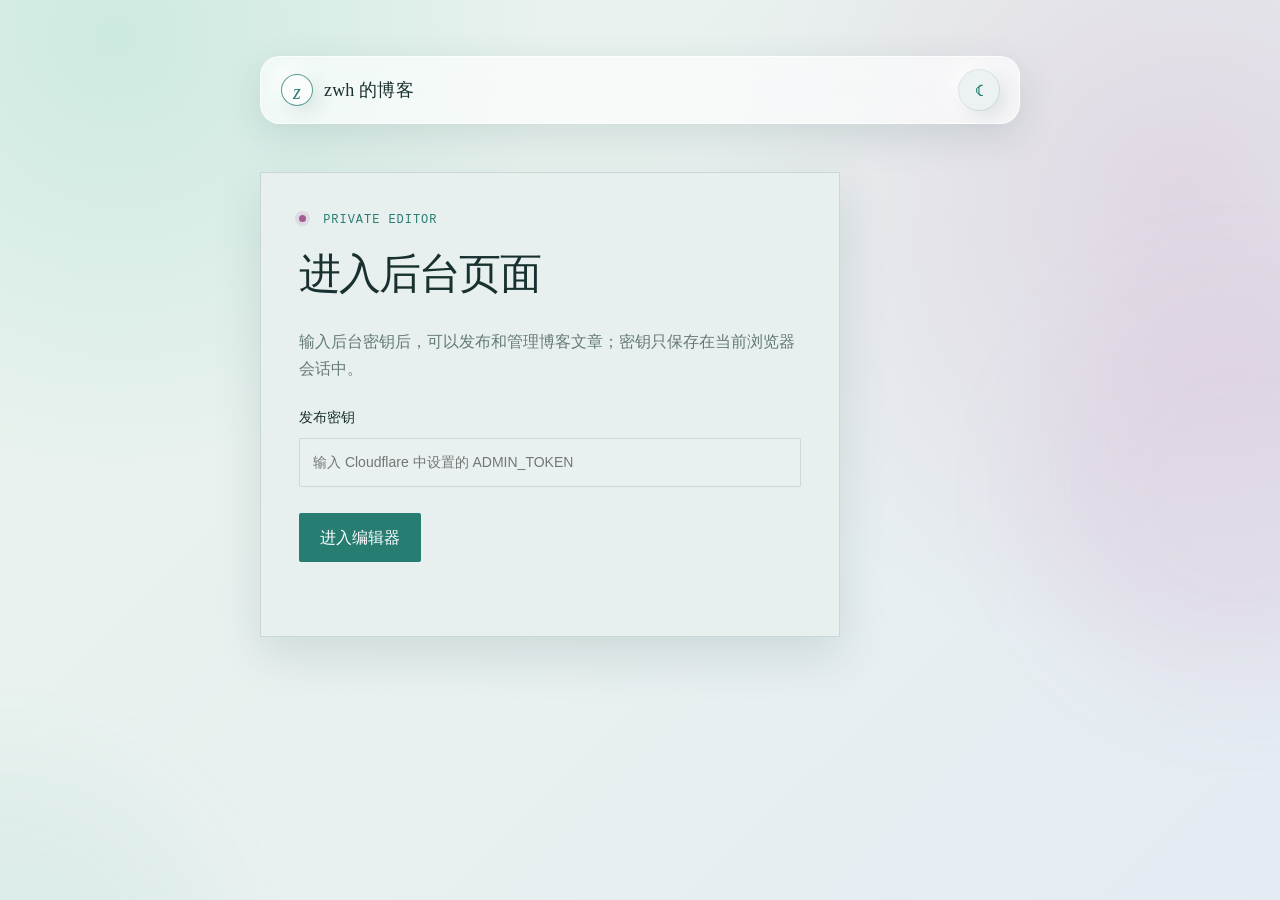
<file: admin.html>
<!doctype html>
<html lang="zh-CN">
<head>
  <meta charset="UTF-8">
  <meta name="viewport" content="width=device-width, initial-scale=1.0">
  <meta name="robots" content="noindex,nofollow">
  <title>发布文章 | zwh 的博客</title>
  <script src="theme.js?v=20260825-2"></script>
  <link rel="stylesheet" href="styles.css?v=20260825-2">
  <link rel="stylesheet" href="admin.css?v=20260825-2">
</head>
<body class="admin-page">
  <main class="admin-shell">
    <header class="admin-topbar">
      <a class="brand" href="/index.html"><span class="brand-mark">z</span><span>zwh 的博客</span></a>
      <button class="icon-button" id="themeToggle" type="button" aria-label="切换深色模式" title="切换深色模式" aria-pressed="false">☾</button>
    </header>
    <section id="loginPanel" class="admin-panel narrow">
      <p class="eyebrow"><span class="status-dot"></span> PRIVATE EDITOR</p>
      <h1>进入后台页面</h1>
      <p class="intro-text">输入后台密钥后，可以发布和管理博客文章；密钥只保存在当前浏览器会话中。</p>
      <label>发布密钥<input id="tokenInput" type="password" placeholder="输入 Cloudflare 中设置的 ADMIN_TOKEN" autocomplete="current-password"></label>
      <button id="loginButton" class="primary-button" type="button">进入编辑器</button>
      <p id="loginError" class="form-message" role="alert"></p>
    </section>
    <section id="editorPanel" class="admin-panel" hidden>
      <div class="editor-head"><div><p class="eyebrow"><span class="status-dot"></span> <span id="editorModeLabel">DRAFT / ONLINE</span></p><h1 id="editorTitle">发布文章</h1></div><button id="logoutButton" class="text-button" type="button">退出</button></div>
      <form id="postForm">
        <label>标题<input id="titleInput" required maxlength="120" placeholder="给文章一个清楚的标题"></label>
        <label>摘要<textarea id="excerptInput" required maxlength="260" rows="3" placeholder="首页会显示这段简短介绍"></textarea></label>
        <label>标签<span class="field-tip">用逗号分隔，例如：技术, 随笔</span><input id="tagsInput" maxlength="180" placeholder="技术, 随笔"></label>
        <fieldset class="media-editor">
          <legend>文章图片</legend>
          <p class="field-tip">支持 JPEG、PNG、WebP、GIF，单张不超过 5 MB。也可以把光标放进正文，直接按 Ctrl + V 粘贴截图。</p>
          <label class="media-file-label">选择图片<input id="imageInput" type="file" accept="image/jpeg,image/png,image/webp,image/gif"></label>
          <label>图片说明（可选）<input id="imageAltInput" maxlength="120" placeholder="例如：项目首页截图"></label>
          <div class="media-actions">
            <button id="uploadCoverButton" class="access-button" type="button">上传为封面</button>
            <button id="insertImageButton" class="access-button" type="button">上传并插入正文</button>
          </div>
          <div id="coverPreview" class="cover-preview" hidden>
            <img id="coverPreviewImage" alt="当前文章封面预览">
            <div><p>当前封面</p><button id="removeCoverButton" class="delete-button" type="button">移除封面</button></div>
          </div>
          <p id="mediaMessage" class="form-message" role="status"></p>
        </fieldset>
        <label>正文<span class="field-tip">空行分段；用 ```js 和 ``` 包住代码；按 Ctrl + V 可在光标处上传并插入截图。</span><textarea id="contentInput" required maxlength="20000" rows="16" placeholder="开始写作，或直接粘贴截图..."></textarea></label>
        <label class="password-option"><input id="protectPostInput" type="checkbox"> 阅读文章需要密码</label>
        <p id="editProtectionNote" class="edit-protection-note" hidden></p>
        <label id="readPasswordField" hidden>阅读密码<span class="field-tip">该密码不能找回，请妥善保存。</span><input id="readPasswordInput" type="password" maxlength="128" autocomplete="new-password" placeholder="设置读者查看正文时需要输入的密码"></label>
        <div class="editor-actions"><button id="publishButton" class="primary-button" type="submit">发布文章</button><button id="cancelEditButton" class="text-button" type="button" hidden>取消编辑</button><a href="/index.html" class="text-button">返回博客</a></div>
        <p id="formMessage" class="form-message" role="status"></p>
      </form>
    </section>
    <section id="managePanel" class="admin-panel manage-panel" hidden>
      <div class="editor-head"><div><p class="eyebrow"><span class="status-dot"></span> PUBLISHED</p><h2>管理文章</h2></div><button id="refreshPosts" class="text-button" type="button">刷新列表</button></div>
      <div id="managedPosts" class="managed-posts"></div>
      <p id="manageMessage" class="form-message" role="status"></p>
    </section>

    <section id="commentManagePanel" class="admin-panel manage-panel" hidden>
      <div class="editor-head"><div><p class="eyebrow"><span class="status-dot"></span> COMMENTS</p><h2>管理评论</h2></div><button id="refreshComments" class="text-button" type="button">刷新评论</button></div>
      <div id="managedComments" class="managed-comments"></div>
      <p id="commentManageMessage" class="form-message" role="status"></p>
    </section>

    <dialog id="passwordDialog" class="password-dialog" aria-labelledby="passwordDialogTitle">
      <form id="passwordForm">
        <div class="dialog-head">
          <div>
            <p class="eyebrow"><span class="status-dot"></span> ARTICLE ACCESS</p>
            <h2 id="passwordDialogTitle">设置阅读密码</h2>
          </div>
          <button id="closePasswordDialog" class="dialog-close" type="button" aria-label="关闭">×</button>
        </div>
        <p id="passwordDialogPost" class="dialog-post"></p>
        <label>新密码<input id="managedPasswordInput" type="password" maxlength="128" autocomplete="new-password" required placeholder="输入读者访问正文时使用的密码"></label>
        <label>确认密码<input id="managedPasswordConfirm" type="password" maxlength="128" autocomplete="new-password" required placeholder="再次输入密码"></label>
        <div class="editor-actions">
          <button id="savePasswordButton" class="primary-button" type="submit">保存密码</button>
          <button id="cancelPasswordButton" class="text-button" type="button">取消</button>
        </div>
        <p id="passwordDialogMessage" class="form-message" role="alert"></p>
      </form>
    </dialog>
  </main>
  <script src="admin.js?v=20260825-2"></script>
</body>
</html>
</file>
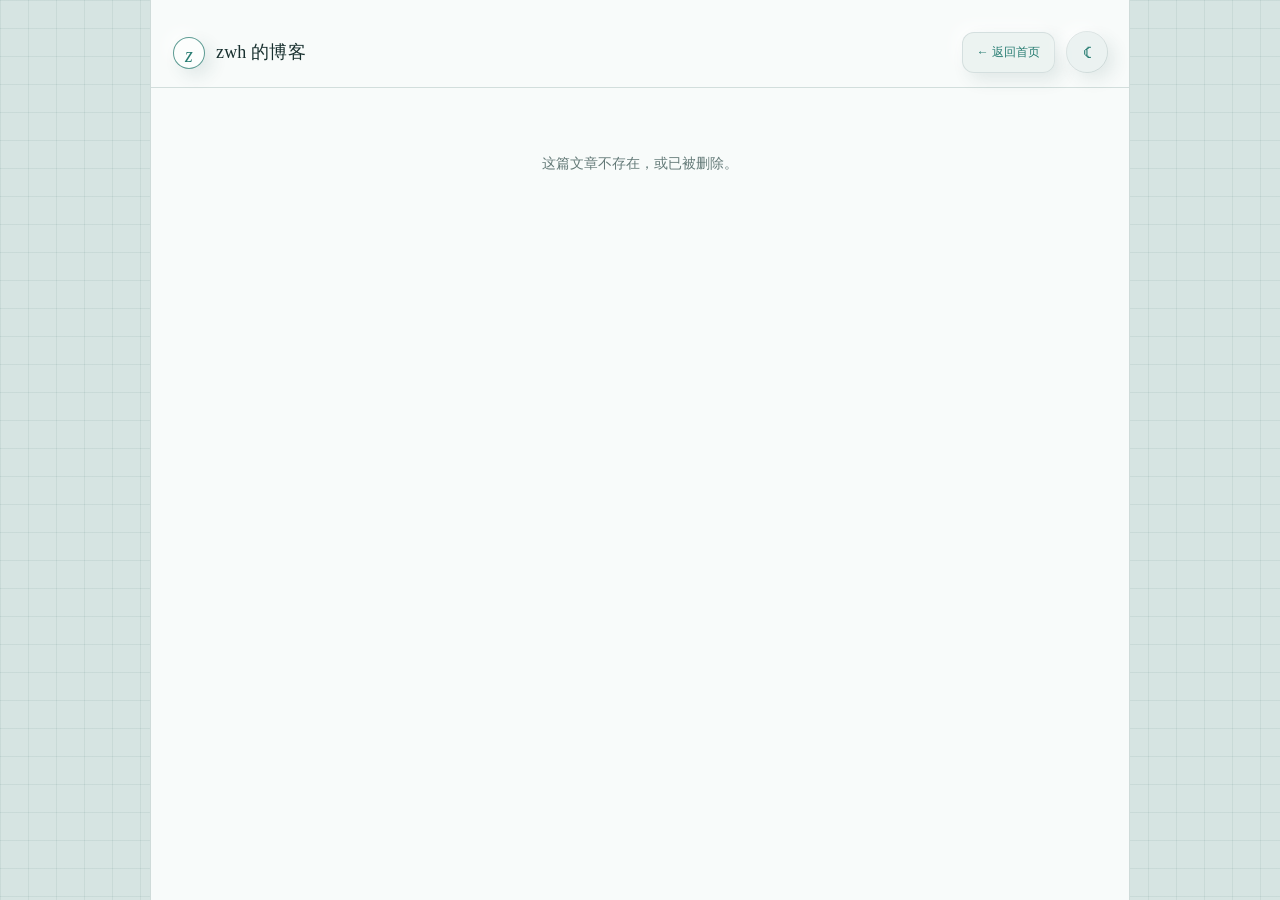
<file: post.html>
<!doctype html>
<html lang="zh-CN">
<head>
  <meta charset="UTF-8">
  <meta name="viewport" content="width=device-width, initial-scale=1.0">
  <title>文章 | zwh 的博客</title>
  <script src="theme.js"></script>
  <link rel="stylesheet" href="styles.css">
  <link rel="stylesheet" href="post.css">
</head>
<body class="article-page">
  <main class="article-shell">
    <header class="article-topbar">
      <a class="brand" href="/index.html"><span class="brand-mark">z</span><span>zwh 的博客</span></a>
      <div class="article-topbar-actions">
        <a class="back-button" href="/index.html">← 返回首页</a>
        <button class="icon-button" id="themeToggle" type="button" aria-label="切换深色模式" title="切换深色模式" aria-pressed="false">☾</button>
      </div>
    </header>
    <article id="article" class="article" hidden>
      <p class="article-kicker"><span class="status-dot"></span>ARTICLE / <span id="postDate"></span></p>
      <h1 id="postTitle"></h1>
      <div id="postTags" class="post-tags"></div>
      <section id="lockedPost" class="locked-post" hidden>
        <p class="eyebrow"><span class="status-dot"></span> PASSWORD PROTECTED</p>
        <h2>这篇文章需要阅读密码</h2>
        <p>请输入作者设置的密码后继续阅读。</p>
        <form id="unlockForm"><input id="unlockPassword" type="password" required placeholder="输入阅读密码" autocomplete="current-password"><button type="submit" class="unlock-button">查看文章</button></form>
        <p id="unlockMessage" class="unlock-message" role="alert"></p>
      </section>
      <div id="postContent" class="article-content"></div>
    </article>

    <section id="interactions" class="interactions" hidden>
      <div class="like-row">
        <div><p class="eyebrow"><span class="status-dot"></span> REACTION</p><h2>喜欢这篇文章吗？</h2></div>
        <button id="likeButton" class="like-button" type="button" aria-pressed="false" disabled><span class="like-heart" aria-hidden="true">♡</span><span>喜欢</span><strong id="likeCount">0</strong></button>
      </div>

      <div class="comments-head">
        <p class="eyebrow"><span class="status-dot"></span> DISCUSSION</p>
        <h2>留下评论</h2>
      </div>
      <form id="commentForm" class="comment-form">
        <label>昵称<input id="commentAuthor" name="author" required maxlength="24" autocomplete="nickname" placeholder="怎么称呼你"></label>
        <label>评论<textarea id="commentContent" name="content" required maxlength="800" rows="5" placeholder="写下你的想法…"></textarea></label>
        <label class="website-field" aria-hidden="true">网站<input id="commentWebsite" name="website" tabindex="-1" autocomplete="off"></label>
        <div class="comment-actions"><button id="commentSubmit" class="comment-button" type="submit">发表评论</button><span id="commentCounter">0 / 800</span></div>
        <p id="commentMessage" class="comment-message" role="status"></p>
      </form>
      <div id="commentList" class="comment-list" aria-live="polite"></div>
      <p id="commentEmpty" class="comment-empty">还没有评论，来写下第一条吧。</p>
    </section>
    <p id="articleError" class="empty-state" hidden>这篇文章不存在，或已被删除。</p>
  </main>
  <script src="post.js"></script>
</body>
</html>
</file>
<file: styles.css>
:root {
  color-scheme: light;
  --paper: #e9f1f0;
  --paper-deep: #dce8e6;
  --surface: rgba(255, 255, 255, .64);
  --surface-strong: rgba(255, 255, 255, .84);
  --ink: #18302f;
  --muted: #647a78;
  --line: rgba(49, 91, 88, .17);
  --moss: #287d73;
  --coral: #a35d91;
  --shadow: rgba(36, 86, 83, .14);
  --raised-shadow: 13px 13px 30px rgba(36, 86, 83, .12), -13px -13px 30px rgba(255, 255, 255, .72);
  --small-shadow: 7px 7px 17px rgba(36, 86, 83, .11), -7px -7px 17px rgba(255, 255, 255, .7);
  --inset-shadow: inset 4px 4px 9px rgba(36, 86, 83, .1), inset -4px -4px 9px rgba(255, 255, 255, .68);
  --serif: Georgia, "Noto Serif SC", "Songti SC", serif;
  --sans: "Noto Sans SC", "Microsoft YaHei", sans-serif;
  --mono: "SFMono-Regular", Consolas, "Liberation Mono", monospace;
}

html[data-theme="dark"] {
  color-scheme: dark;
  --paper: #1b0715;
  --paper-deep: #25091d;
  --surface: rgba(48, 10, 36, .7);
  --surface-strong: rgba(48, 10, 36, .9);
  --ink: #f5edf3;
  --muted: #bca5b5;
  --line: #5e2750;
  --moss: #e95420;
  --coral: #8ae234;
  --shadow: rgba(0, 0, 0, .42);
  --raised-shadow: 13px 13px 30px rgba(0, 0, 0, .4), -9px -9px 24px rgba(119, 33, 111, .16);
  --small-shadow: 7px 7px 17px rgba(0, 0, 0, .34), -6px -6px 15px rgba(119, 33, 111, .13);
  --inset-shadow: inset 4px 4px 9px rgba(0, 0, 0, .34), inset -4px -4px 9px rgba(119, 33, 111, .12);
}

* { box-sizing: border-box; }
[hidden] { display: none !important; }
html { scroll-behavior: smooth; }
body {
  min-height: 100vh;
  margin: 0;
  color: var(--ink);
  background:
    radial-gradient(circle at 9% 4%, rgba(81, 191, 170, .18), transparent 27rem),
    radial-gradient(circle at 92% 22%, rgba(190, 111, 168, .19), transparent 30rem),
    linear-gradient(135deg, #e8f3ec 0%, var(--paper) 46%, #e4ebf3 100%);
  font-family: var(--sans);
  line-height: 1.7;
  transition: color .3s ease, background-color .3s ease;
}
html[data-theme="dark"] body {
  background-color: var(--paper);
  background-image:
    linear-gradient(rgba(255, 255, 255, .018) 1px, transparent 1px),
    linear-gradient(90deg, rgba(255, 255, 255, .018) 1px, transparent 1px),
    radial-gradient(circle at 90% 12%, rgba(119, 33, 111, .28), transparent 31rem),
    radial-gradient(circle at 3% 46%, rgba(233, 84, 32, .09), transparent 25rem);
  background-size: 32px 32px, 32px 32px, auto, auto;
}
body::before,
body::after {
  position: fixed;
  z-index: -1;
  width: 25rem;
  height: 25rem;
  border-radius: 50%;
  content: "";
  filter: blur(55px);
  opacity: .26;
  pointer-events: none;
}
body::before { right: -10rem; top: 18rem; background: rgba(191, 106, 169, .34); }
body::after { left: -12rem; top: 48rem; background: rgba(70, 185, 164, .28); }
html[data-theme="dark"] body::before { background: rgba(119, 33, 111, .35); }
html[data-theme="dark"] body::after { background: rgba(233, 84, 32, .12); }

::selection { color: #fff; background: var(--moss); }
a { color: inherit; text-decoration: none; }
button, input, textarea { font: inherit; }
button, a { -webkit-tap-highlight-color: transparent; }

.site-shell { width: min(1240px, calc(100% - 56px)); margin: 0 auto; }
.topbar {
  position: sticky;
  z-index: 20;
  top: 14px;
  display: flex;
  align-items: center;
  height: 72px;
  margin-top: 14px;
  padding: 0 24px;
  border: 1px solid rgba(255, 255, 255, .68);
  border-radius: 22px;
  background: var(--surface);
  box-shadow: 0 12px 38px var(--shadow);
  backdrop-filter: blur(14px) saturate(1.18);
}
html[data-theme="dark"] .topbar { border-color: rgba(119, 33, 111, .65); background: rgba(44, 0, 30, .72); }
.brand { display: inline-flex; align-items: center; gap: 11px; font-family: var(--serif); font-size: 18px; letter-spacing: .01em; }
.brand-mark {
  display: grid;
  width: 32px;
  height: 32px;
  place-items: center;
  border: 1px solid color-mix(in srgb, var(--moss) 70%, var(--line));
  border-radius: 50%;
  color: var(--moss);
  background: color-mix(in srgb, var(--surface-strong) 74%, transparent);
  box-shadow: var(--small-shadow);
  font-size: 20px;
  font-style: italic;
}
html[data-theme="dark"] .brand-mark { color: #fff; background: var(--moss); box-shadow: 0 0 24px rgba(233, 84, 32, .2); }
.topnav { display: flex; gap: 28px; margin-left: auto; color: var(--muted); font-size: 13px; }
.topnav a { position: relative; padding: 8px 0; }
.topnav a::after { position: absolute; right: 0; bottom: 2px; left: 0; height: 1px; content: ""; background: var(--coral); transform: scaleX(0); transition: transform .2s ease; }
.topnav a:hover, .topnav a.active { color: var(--ink); }
.topnav a:hover::after, .topnav a.active::after { transform: scaleX(1); }
.icon-button {
  display: grid;
  width: 40px;
  height: 40px;
  margin-left: 30px;
  place-items: center;
  border: 0;
  border-radius: 50%;
  outline: 1px solid color-mix(in srgb, var(--line) 78%, transparent);
  color: var(--moss);
  background: color-mix(in srgb, var(--paper) 86%, transparent);
  box-shadow: var(--small-shadow);
  cursor: pointer;
  font-size: 18px;
  line-height: 1;
  transition: transform .2s ease, box-shadow .2s ease, color .2s ease;
}
.icon-button:hover { color: var(--coral); transform: translateY(-2px) rotate(8deg); }
.icon-button:active { box-shadow: var(--inset-shadow); transform: translateY(0); }
.icon-button:focus-visible, .topnav a:focus-visible { outline: 2px solid var(--coral); outline-offset: 4px; }

.main-content { padding: 72px 0 100px; }
.intro-band { display: grid; grid-template-columns: minmax(0, 1fr) 390px; gap: 92px; align-items: center; min-height: 560px; padding-bottom: 82px; }
.eyebrow, .article-kicker { margin: 0 0 22px; color: var(--moss); font: 12px/1.5 var(--mono); letter-spacing: .08em; }
.status-dot { display: inline-block; width: 7px; height: 7px; margin: 0 9px 1px 0; border-radius: 50%; background: var(--coral); box-shadow: 0 0 0 4px color-mix(in srgb, var(--coral) 15%, transparent); }
h1 { margin: 0; font-family: var(--serif); font-size: clamp(48px, 7vw, 86px); line-height: 1.12; font-weight: 500; letter-spacing: -.045em; }
h1 em { color: var(--moss); font-style: normal; }
html[data-theme="dark"] h1 em { color: var(--coral); }
.intro-text { max-width: 570px; margin: 30px 0 0; color: var(--muted); font-size: 16px; }
.intro-aside {
  position: relative;
  min-height: 390px;
  padding: 34px;
  overflow: hidden;
  border: 1px solid rgba(255, 255, 255, .72);
  border-radius: 34px;
  color: var(--muted);
  background: var(--surface);
  box-shadow: var(--raised-shadow);
  backdrop-filter: blur(12px) saturate(1.14);
  font-size: 13px;
}
html[data-theme="dark"] .intro-aside { border-color: var(--line); background: var(--surface); }
.visual-number { position: absolute; right: -12px; top: -29px; color: color-mix(in srgb, var(--moss) 10%, transparent); font: 700 142px/1 var(--serif); pointer-events: none; }
html[data-theme="dark"] .visual-number { color: rgba(138, 226, 52, .07); }
.code-note { position: relative; z-index: 2; color: var(--muted); font: 12px/1.8 var(--mono); }
.code-note span { color: var(--coral); }
.code-note b { color: var(--moss); font-weight: 500; }
html[data-theme="dark"] .code-note span { color: var(--moss); }
html[data-theme="dark"] .code-note b { color: var(--coral); }
.line-art { position: relative; height: 210px; margin: 22px 0 18px; overflow: hidden; }
.line-art::before { position: absolute; left: 43px; top: 8px; width: 210px; height: 210px; border: 1px solid var(--moss); border-radius: 50%; content: ""; opacity: .7; }
.line-art::after { position: absolute; left: 7px; top: 110px; width: 290px; border-top: 1px solid var(--coral); content: ""; transform: rotate(-19deg); }
.line-art span { position: absolute; z-index: 1; width: 7px; height: 7px; border-radius: 50%; background: var(--moss); box-shadow: 0 0 0 5px color-mix(in srgb, var(--moss) 12%, transparent); }
.line-art span:nth-child(1) { left: 72px; top: 47px; }
.line-art span:nth-child(2) { left: 166px; top: 112px; background: var(--coral); }
.line-art span:nth-child(3) { left: 236px; top: 48px; }
.line-art span:nth-child(4) { left: 113px; top: 167px; background: var(--coral); }
.intro-aside p { position: relative; z-index: 2; margin: 0; }
.intro-aside strong { color: var(--ink); font: 12px var(--mono); }

.toolbar {
  display: flex;
  align-items: center;
  justify-content: space-between;
  gap: 25px;
  margin-bottom: 32px;
  padding: 15px 20px;
  border: 1px solid rgba(255, 255, 255, .65);
  border-radius: 20px;
  background: var(--surface);
  box-shadow: var(--small-shadow);
  backdrop-filter: blur(10px);
}
html[data-theme="dark"] .toolbar { border-color: var(--line); }
.section-label { display: flex; align-items: center; gap: 12px; color: var(--muted); font-size: 12px; letter-spacing: .1em; }
.rule { width: 25px; height: 1px; background: var(--coral); }
.search-box { display: flex; align-items: center; width: min(350px, 100%); gap: 10px; padding: 10px 13px; border: 1px solid var(--line); border-radius: 14px; color: var(--muted); background: color-mix(in srgb, var(--paper) 74%, transparent); box-shadow: var(--inset-shadow); }
.search-box:focus-within { border-color: var(--moss); }
.search-box input { min-width: 0; flex: 1; border: 0; outline: 0; color: var(--ink); background: transparent; font-size: 13px; }
.search-box input::placeholder { color: color-mix(in srgb, var(--muted) 72%, transparent); }
.search-box kbd { padding: 0 6px; border: 1px solid var(--line); border-radius: 5px; color: var(--muted); font: 10px/19px var(--mono); }

.post-list { display: grid; grid-template-columns: repeat(2, minmax(0, 1fr)); gap: 28px; }
.post {
  min-width: 0;
  padding: 30px;
  border: 1px solid rgba(255, 255, 255, .62);
  border-radius: 28px;
  background: var(--surface);
  box-shadow: var(--raised-shadow);
  backdrop-filter: blur(8px);
  transition: transform .24s ease, border-color .24s ease, box-shadow .24s ease;
}
html[data-theme="dark"] .post { border-color: var(--line); }
.post:hover { border-color: color-mix(in srgb, var(--moss) 52%, var(--line)); transform: translateY(-5px); }
.post > a { display: flex; min-height: 255px; flex-direction: column; }
.post-card-head, .post-card-foot { display: flex; align-items: center; justify-content: space-between; gap: 18px; }
.post-cover { display: block; width: 100%; aspect-ratio: 16 / 9; margin-top: 20px; border: 1px solid var(--line); border-radius: 17px; object-fit: cover; background: var(--paper-deep); }
.post-index { display: grid; width: 35px; height: 35px; place-items: center; border-radius: 11px; color: var(--moss); background: color-mix(in srgb, var(--paper) 75%, transparent); box-shadow: var(--small-shadow); font: 10px var(--mono); }
.post-date { color: var(--coral); font: 10px var(--mono); letter-spacing: .08em; }
.post-title { margin: 25px 0 11px; font-family: var(--serif); font-size: 27px; line-height: 1.38; font-weight: 500; letter-spacing: -.025em; transition: color .2s ease; }
.post:hover .post-title { color: var(--moss); }
html[data-theme="dark"] .post:hover .post-title { color: var(--coral); }
.post-excerpt { margin: 0 0 26px; color: var(--muted); font-size: 14px; }
.post-card-foot { margin-top: auto; padding-top: 19px; border-top: 1px solid var(--line); }
.post-tags { display: flex; flex-wrap: wrap; gap: 8px; }
.tag { color: var(--moss); font: 10px var(--mono); }
.tag::before { color: var(--coral); content: "#"; }
.read-more { display: inline-flex; flex: 0 0 auto; align-items: center; gap: 9px; color: var(--muted); font-size: 11px; }
.read-more b { display: grid; width: 27px; height: 27px; place-items: center; border-radius: 9px; color: var(--moss); box-shadow: var(--small-shadow); font-weight: 400; }
.post:hover .read-more b { color: #fff; background: var(--moss); }
.empty-state { padding: 50px 0; color: var(--muted); text-align: center; font-size: 14px; }
.pagination { display: flex; align-items: center; justify-content: center; gap: 12px; margin-top: 42px; }
.page-numbers { display: flex; align-items: center; gap: 8px; }
.page-step, .page-number {
  min-height: 42px;
  border: 1px solid color-mix(in srgb, var(--line) 82%, transparent);
  border-radius: 13px;
  color: var(--muted);
  background: var(--surface);
  box-shadow: var(--small-shadow);
  cursor: pointer;
  font: 11px var(--mono);
  transition: color .2s ease, border-color .2s ease, background-color .2s ease, transform .2s ease;
}
.page-step { padding: 0 17px; }
.page-number { width: 42px; padding: 0; }
.page-step:hover:not(:disabled), .page-number:hover { border-color: var(--moss); color: var(--moss); transform: translateY(-2px); }
.page-number.active { border-color: var(--moss); color: #fff; background: var(--moss); box-shadow: 0 8px 20px color-mix(in srgb, var(--moss) 28%, transparent); }
html[data-theme="dark"] .page-number.active { color: var(--paper); background: var(--coral); border-color: var(--coral); }
.page-step:disabled { cursor: not-allowed; opacity: .38; box-shadow: none; }
.page-step:focus-visible, .page-number:focus-visible { outline: 2px solid var(--coral); outline-offset: 3px; }
.page-ellipsis { display: grid; width: 24px; height: 42px; place-items: center; color: var(--muted); font: 12px var(--mono); }

.archive-section, .about-section { padding-top: 92px; }
.archive-layout { display: grid; grid-template-columns: minmax(0, 1fr) 390px; gap: 58px; align-items: start; margin-top: 18px; }
.archive-row { display: flex; align-items: center; gap: 16px; padding: 18px 22px; border: 1px solid rgba(255, 255, 255, .58); border-radius: 16px; color: var(--ink); background: var(--surface); box-shadow: var(--small-shadow); font: 12px var(--mono); }
.archive-row + .archive-row { margin-top: 16px; }
html[data-theme="dark"] .archive-row { border-color: var(--line); }
.archive-row.muted { color: var(--muted); }
.archive-line { flex: 1; height: 1px; background: var(--line); }
.calendar-card { padding: 25px; border: 1px solid rgba(255, 255, 255, .65); border-radius: 28px; background: var(--surface); box-shadow: var(--raised-shadow); backdrop-filter: blur(8px); }
html[data-theme="dark"] .calendar-card { border-color: var(--line); }
.calendar-head, .calendar-foot { display: flex; align-items: center; justify-content: space-between; gap: 18px; }
.calendar-kicker { margin: 0 0 4px; color: var(--coral); font: 9px var(--mono); letter-spacing: .12em; }
.calendar-head h2 { margin: 0; font-family: var(--serif); font-size: 21px; font-weight: 500; }
.calendar-actions { display: flex; gap: 8px; }
.calendar-actions button { display: grid; width: 34px; height: 34px; place-items: center; border: 1px solid var(--line); border-radius: 11px; color: var(--moss); background: color-mix(in srgb, var(--paper) 76%, transparent); box-shadow: var(--small-shadow); cursor: pointer; }
.calendar-actions button:hover { color: var(--coral); transform: translateY(-1px); }
.calendar-weekdays, .calendar-days { display: grid; grid-template-columns: repeat(7, 1fr); gap: 7px; }
.calendar-weekdays { margin: 23px 0 8px; color: var(--muted); text-align: center; font: 9px var(--mono); }
.calendar-day { position: relative; display: grid; min-width: 0; aspect-ratio: 1; place-items: center; border: 0; border-radius: 11px; color: color-mix(in srgb, var(--muted) 72%, transparent); background: transparent; font: 10px var(--mono); }
.calendar-day:disabled { opacity: .72; }
.calendar-day.has-post { border: 1px solid color-mix(in srgb, var(--moss) 28%, transparent); color: var(--ink); background: color-mix(in srgb, var(--surface-strong) 72%, transparent); box-shadow: var(--small-shadow); cursor: pointer; }
.calendar-day.has-post:hover { border-color: var(--moss); color: var(--moss); transform: translateY(-2px); }
.calendar-day.selected { border-color: var(--moss); color: #fff; background: var(--moss); }
html[data-theme="dark"] .calendar-day.selected { border-color: var(--coral); color: var(--paper); background: var(--coral); }
.calendar-marker { position: absolute; right: 5px; bottom: 4px; display: grid; min-width: 5px; height: 5px; padding: 0 2px; place-items: center; border-radius: 5px; color: var(--paper); background: var(--coral); font: 7px/1 var(--mono); }
.calendar-marker:not(:empty) { min-width: 12px; height: 12px; }
.calendar-foot { min-height: 27px; margin-top: 18px; padding-top: 15px; border-top: 1px solid var(--line); color: var(--muted); font-size: 10px; }
.calendar-foot button { padding: 4px 8px; border: 0; color: var(--coral); background: transparent; cursor: pointer; font: 10px var(--mono); }
.calendar-actions button:focus-visible, .calendar-day:focus-visible, .calendar-foot button:focus-visible { outline: 2px solid var(--coral); outline-offset: 2px; }
.about-grid { display: grid; grid-template-columns: 1fr 1fr; gap: 80px; margin-top: 18px; padding: 42px; border: 1px solid rgba(255, 255, 255, .62); border-radius: 28px; color: var(--muted); background: var(--surface); box-shadow: var(--raised-shadow); backdrop-filter: blur(10px); font-size: 15px; }
html[data-theme="dark"] .about-grid { border-color: var(--line); }
.about-grid p { margin: 0; }
.about-meta { font: 12px/2 var(--mono); }
.footer { display: flex; justify-content: space-between; padding: 28px 0 38px; border-top: 1px solid var(--line); color: var(--muted); font: 10px var(--mono); }

@media (max-width: 900px) {
  .site-shell { width: min(100% - 36px, 700px); }
  .intro-band { grid-template-columns: 1fr; gap: 55px; min-height: 0; }
  .intro-aside { min-height: 350px; }
  .post-list { grid-template-columns: 1fr; }
  .archive-layout { grid-template-columns: 1fr; gap: 30px; }
  .calendar-card { width: min(100%, 430px); }
}

@media (max-width: 640px) {
  .site-shell { width: calc(100% - 28px); }
  .topbar { top: 8px; height: 64px; margin-top: 8px; padding: 0 15px; border-radius: 18px; }
  .brand { font-size: 16px; }
  .brand-mark { width: 29px; height: 29px; }
  .topnav { gap: 14px; font-size: 11px; }
  .icon-button { width: 35px; height: 35px; margin-left: 13px; }
  .main-content { padding: 55px 0 80px; }
  .intro-band { padding-bottom: 62px; }
  h1 { font-size: clamp(44px, 13vw, 66px); }
  .intro-text { font-size: 15px; }
  .intro-aside { min-height: 315px; padding: 26px; border-radius: 25px; }
  .line-art { height: 165px; }
  .toolbar { display: block; padding: 17px; }
  .search-box { width: 100%; margin-top: 17px; }
  .post { padding: 24px; border-radius: 22px; }
  .post > a { min-height: 235px; }
  .post-cover { border-radius: 14px; }
  .post-title { font-size: 24px; }
  .post-card-foot { align-items: flex-end; }
  .pagination { gap: 7px; margin-top: 32px; }
  .page-numbers { gap: 5px; }
  .page-step { min-width: 42px; padding: 0 11px; font-size: 13px; }
  .page-step-label { display: none; }
  .page-number { width: 38px; min-height: 38px; }
  .page-ellipsis { width: 14px; }
  .archive-layout { gap: 24px; }
  .calendar-card { padding: 21px; border-radius: 22px; }
  .calendar-weekdays, .calendar-days { gap: 5px; }
  .about-grid { display: block; padding: 28px; }
  .about-meta { margin-top: 24px !important; }
  .footer { display: block; }
  .footer span { display: block; margin-top: 7px; }
}

@media (prefers-reduced-motion: reduce) {
  html { scroll-behavior: auto; }
  *, *::before, *::after { scroll-behavior: auto !important; transition-duration: .01ms !important; animation-duration: .01ms !important; }
}
</file>
<file: admin.css>
.admin-shell { width: min(760px, calc(100% - 32px)); margin: 0 auto; padding: 56px 0 100px; }
.admin-topbar { position: sticky; z-index: 20; top: 14px; display: flex; align-items: center; justify-content: space-between; min-height: 68px; padding: 0 20px; border: 1px solid rgba(255, 255, 255, .68); border-radius: 20px; background: var(--surface); box-shadow: 0 12px 38px var(--shadow); backdrop-filter: blur(14px) saturate(1.15); }
.admin-topbar .icon-button { flex: 0 0 auto; margin-left: auto; }
.admin-panel { margin-top: 48px; padding: 38px; border: 1px solid var(--line); background: color-mix(in srgb, var(--paper) 94%, var(--paper-deep)); box-shadow: 0 18px 45px var(--shadow); }.admin-panel.narrow { max-width: 580px; }.admin-panel h1 { font-size: 42px; }.admin-panel h2 { margin: 0; font-family: Georgia, "Songti SC", serif; font-size: 30px; font-weight: 400; }.admin-panel label { display: block; margin-top: 24px; color: var(--ink); font-size: 14px; }.admin-panel input, .admin-panel textarea { display: block; width: 100%; margin-top: 8px; padding: 12px 13px; border: 1px solid var(--line); border-radius: 2px; outline: 0; color: var(--ink); background: var(--paper); line-height: 1.6; }.admin-panel input:focus, .admin-panel textarea:focus { border-color: var(--moss); box-shadow: 0 0 0 3px color-mix(in srgb, var(--moss) 15%, transparent); }.admin-panel textarea { resize: vertical; }.admin-panel .password-option { display: flex; align-items: center; gap: 9px; margin-top: 25px; cursor: pointer; }.admin-panel .password-option input { display: inline-block; width: 16px; height: 16px; margin: 0; accent-color: var(--moss); }.field-tip { margin-left: 10px; color: var(--muted); font-size: 12px; }.primary-button { margin-top: 26px; padding: 11px 21px; border: 0; border-radius: 2px; color: #fff; background: var(--moss); cursor: pointer; }.primary-button:hover { filter: brightness(.94); }.primary-button:disabled { cursor: wait; opacity: .65; }.text-button { border: 0; background: transparent; color: var(--moss); cursor: pointer; font-size: 13px; }.editor-head, .editor-actions { display: flex; justify-content: space-between; align-items: center; gap: 20px; }.editor-actions { justify-content: flex-start; }.editor-actions .text-button { margin-top: 26px; }.form-message { min-height: 22px; margin: 14px 0 0; color: var(--coral); font-size: 13px; }.form-message.success { color: var(--moss); }.managed-posts { margin-top: 22px; }.managed-post { display: flex; align-items: center; justify-content: space-between; gap: 18px; padding: 16px 0; border-top: 1px solid var(--line); }.managed-post-info { min-width: 0; }.managed-post-title { overflow: hidden; margin: 0 0 3px; color: var(--ink); font-family: Georgia, "Songti SC", serif; font-size: 19px; text-overflow: ellipsis; white-space: nowrap; }.managed-post-meta { margin: 0; color: var(--muted); font: 11px "SFMono-Regular", Consolas, monospace; }.delete-button { flex: 0 0 auto; padding: 7px 12px; border: 1px solid color-mix(in srgb, var(--coral) 55%, var(--line)); border-radius: 2px; color: var(--coral); background: transparent; cursor: pointer; font-size: 12px; }.delete-button:hover { color: #fff; background: var(--coral); }.empty-manage { color: var(--muted); font-size: 13px; } @media (max-width: 600px) { .admin-panel { padding: 25px; }.editor-head { align-items: flex-start; }.editor-head h1, .admin-panel h1 { font-size: 35px; }.managed-post { align-items: flex-start; }.managed-post-title { white-space: normal; } }

.lock-state { color: var(--moss); }
.view-state { color: var(--coral); }
.managed-post-actions { display: flex; flex: 0 0 auto; gap: 8px; }
.access-button { padding: 7px 12px; border: 1px solid color-mix(in srgb, var(--moss) 55%, var(--line)); border-radius: 2px; color: var(--moss); background: transparent; cursor: pointer; font-size: 12px; }
.access-button:hover { color: #fff; background: var(--moss); }
.password-dialog { width: min(520px, calc(100% - 32px)); padding: 32px; border: 1px solid var(--line); border-radius: 3px; color: var(--ink); background: var(--paper); box-shadow: 0 24px 80px rgba(0, 0, 0, .24); }
.password-dialog::backdrop { background: rgba(16, 22, 19, .55); backdrop-filter: blur(3px); }
.password-dialog h2 { margin: 0; font-family: Georgia, "Songti SC", serif; font-size: 30px; font-weight: 400; }
.password-dialog label { display: block; margin-top: 20px; font-size: 14px; }
.password-dialog input { display: block; width: 100%; margin-top: 8px; padding: 12px 13px; border: 1px solid var(--line); outline: 0; color: var(--ink); background: var(--paper); }
.password-dialog input:focus { border-color: var(--moss); }
.dialog-head { display: flex; align-items: flex-start; justify-content: space-between; gap: 20px; }
.dialog-head .eyebrow { margin-bottom: 9px; }
.dialog-close { border: 0; color: var(--muted); background: transparent; cursor: pointer; font-size: 27px; line-height: 1; }
.dialog-post { margin: 18px 0 0; color: var(--muted); font-size: 14px; }
.password-dialog .editor-actions .text-button { margin-top: 26px; }
.managed-comments { margin-top: 22px; }
.edit-protection-note { margin: 9px 0 0; color: var(--muted); font-size: 12px; }
.password-option.is-disabled { cursor: default; opacity: .6; }
.managed-comment { padding: 18px 0; border-top: 1px solid var(--line); }
.managed-comment-head { display: flex; align-items: baseline; justify-content: space-between; gap: 18px; }
.managed-comment-author { margin: 0; color: var(--ink); font-family: Georgia, "Songti SC", serif; font-size: 18px; }
.managed-comment-meta { margin: 4px 0 0; color: var(--muted); font: 11px "SFMono-Regular", Consolas, monospace; }
.managed-comment-body { margin: 11px 0 0; color: var(--ink); font-size: 13px; line-height: 1.75; white-space: pre-wrap; overflow-wrap: anywhere; }

.media-editor { margin: 26px 0 0; padding: 20px; border: 1px solid var(--line); }
.media-editor legend { padding: 0 8px; color: var(--ink); font-family: Georgia, "Songti SC", serif; font-size: 18px; }
.media-editor > .field-tip { display: block; margin: 0; line-height: 1.7; }
.media-editor .media-file-label, .media-editor label { margin-top: 16px; }
.media-editor input[type="file"] { padding: 9px; cursor: pointer; }
.media-actions { display: flex; flex-wrap: wrap; gap: 10px; margin-top: 17px; }
.media-actions button:disabled { cursor: wait; opacity: .62; }
.cover-preview { display: grid; grid-template-columns: 150px 1fr; align-items: center; gap: 16px; margin-top: 18px; padding: 12px; border: 1px solid var(--line); background: color-mix(in srgb, var(--paper) 78%, transparent); }
.cover-preview[hidden] { display: none; }
.cover-preview img { display: block; width: 150px; height: 90px; border-radius: 2px; object-fit: cover; background: var(--paper-deep); }
.cover-preview p { margin: 0 0 9px; color: var(--muted); font-size: 12px; }
.admin-panel textarea.is-paste-uploading { border-color: var(--moss); box-shadow: 0 0 0 3px color-mix(in srgb, var(--moss) 18%, transparent); }

html[data-theme="dark"] .admin-topbar { border-color: rgba(119, 33, 111, .65); background: rgba(44, 0, 30, .82); }
html[data-theme="dark"] .admin-panel { border-color: #5e2750; background: rgba(42, 8, 32, .9); box-shadow: 0 20px 52px rgba(0, 0, 0, .38); }
html[data-theme="dark"] .admin-panel input,
html[data-theme="dark"] .admin-panel textarea,
html[data-theme="dark"] .password-dialog input { border-color: #5e2750; background: #210819; }
html[data-theme="dark"] .admin-panel input::placeholder,
html[data-theme="dark"] .admin-panel textarea::placeholder,
html[data-theme="dark"] .password-dialog input::placeholder { color: #8f7588; }
html[data-theme="dark"] .media-editor { border-color: #5e2750; background: rgba(22, 3, 16, .28); }
html[data-theme="dark"] .cover-preview { border-color: #5e2750; background: rgba(22, 3, 16, .42); }
html[data-theme="dark"] .password-dialog { border-color: #77216f; background: #25091d; box-shadow: 0 28px 90px rgba(0, 0, 0, .58); }
html[data-theme="dark"] .form-message { color: #ff9b7c; }
html[data-theme="dark"] .form-message.success { color: var(--coral); }
html[data-theme="dark"] .delete-button { border-color: rgba(255, 123, 91, .55); color: #ff9b7c; }
html[data-theme="dark"] .delete-button:hover { color: #fff; background: #c84a2e; }
html[data-theme="dark"] input[type="file"]::file-selector-button { border: 1px solid #5e2750; color: var(--ink); background: #321027; cursor: pointer; }

@media (max-width: 600px) {
  .admin-shell { padding-top: 8px; }
  .admin-topbar { top: 8px; min-height: 64px; padding: 0 15px; border-radius: 18px; }
  .managed-post { display: block; }
  .managed-post-actions { margin-top: 12px; }
  .password-dialog { padding: 24px; }
  .managed-comment-head { align-items: flex-start; }
  .cover-preview { grid-template-columns: 1fr; }
  .cover-preview img { width: 100%; height: 170px; }
}
</file>
<file: post.css>
.article-shell { position: relative; z-index: 1; width: min(980px, calc(100% - 40px)); min-height: 100vh; margin: 0 auto; padding: 18px 0 110px; }
html[data-theme="light"] body.article-page {
  background-color: #d6e4e2;
  background-image:
    linear-gradient(rgba(40, 92, 85, .075) 1px, transparent 1px),
    linear-gradient(90deg, rgba(40, 92, 85, .075) 1px, transparent 1px);
  background-size: 28px 28px;
}
html[data-theme="light"] body.article-page::before,
html[data-theme="light"] body.article-page::after {
  display: none;
}
html[data-theme="light"] .article-shell {
  border-right: 1px solid rgba(40, 92, 85, .2);
  border-left: 1px solid rgba(40, 92, 85, .2);
  background: #f8fbfa;
}
.article-topbar {
  position: sticky;
  z-index: 20;
  top: 14px;
  display: flex;
  align-items: center;
  justify-content: space-between;
  min-height: 70px;
  padding: 0 22px;
  border: 1px solid rgba(255, 255, 255, .68);
  border-radius: 22px;
  background: var(--surface);
  box-shadow: 0 12px 38px var(--shadow);
  backdrop-filter: blur(12px) saturate(1.15);
}
html[data-theme="dark"] .article-topbar { border-color: var(--line); background: rgba(44, 0, 30, .72); }
html[data-theme="light"] .article-topbar {
  top: 0;
  border: 0;
  border-bottom: 1px solid rgba(40, 92, 85, .18);
  border-radius: 0;
  background: #f8fbfa;
  box-shadow: none;
  backdrop-filter: none;
}
.article-topbar-actions { display: flex; align-items: center; gap: 12px; }
.article-topbar .icon-button { flex: 0 0 auto; margin-left: 0; }
.back-button {
  padding: 9px 14px;
  border: 1px solid color-mix(in srgb, var(--line) 75%, transparent);
  border-radius: 12px;
  color: var(--moss);
  background: color-mix(in srgb, var(--paper) 82%, transparent);
  box-shadow: var(--small-shadow);
  font-size: 12px;
  transition: transform .2s ease, box-shadow .2s ease;
}
.back-button:hover { transform: translateY(-2px); }
.back-button:active { box-shadow: var(--inset-shadow); transform: none; }
.back-button:focus-visible { outline: 2px solid var(--coral); outline-offset: 4px; }

.article {
  margin-top: 54px;
  padding: clamp(34px, 7vw, 68px);
  border: 1px solid rgba(255, 255, 255, .65);
  border-radius: 36px;
  background: var(--surface);
  box-shadow: var(--raised-shadow);
  backdrop-filter: blur(8px) saturate(1.1);
}
html[data-theme="light"] .article {
  border: 0;
  border-radius: 0;
  background: transparent;
  box-shadow: none;
  backdrop-filter: none;
}
html[data-theme="dark"] .article { border-color: #77216f; background: rgba(68, 16, 52, .76); }
.article-kicker { margin-bottom: 16px; }
.article h1 { max-width: 800px; margin: 0 0 24px; font-size: clamp(40px, 7vw, 66px); line-height: 1.18; }
.article > .post-tags { padding-top: 19px; border-top: 1px solid var(--line); }
.article-content { margin-top: 48px; color: var(--ink); font-family: var(--serif); font-size: 17px; line-height: 2.05; font-variant-numeric: lining-nums tabular-nums; font-feature-settings: "lnum" 1, "onum" 0, "tnum" 1; text-rendering: optimizeLegibility; }
html[data-theme="light"] .article-content { color: #142b29; }
.article-content p { margin: 0 0 1.6em; white-space: pre-wrap; overflow-wrap: anywhere; }
.article-image { margin: 2.1em 0; }
.article-image img { display: block; width: 100%; max-height: 760px; border: 1px solid var(--line); border-radius: 16px; object-fit: contain; background: var(--paper-deep); }
.article-image figcaption { margin-top: 9px; color: var(--muted); font: 11px/1.6 var(--sans); text-align: center; }

.locked-post {
  max-width: 590px;
  margin-top: 42px;
  padding: 30px;
  border: 1px solid rgba(255, 255, 255, .58);
  border-radius: 24px;
  background: color-mix(in srgb, var(--paper) 78%, transparent);
  box-shadow: var(--small-shadow);
}
html[data-theme="dark"] .locked-post { border-color: var(--line); }
.locked-post h2 { margin: 8px 0 8px; font-family: var(--serif); font-size: 26px; font-weight: 500; }
.locked-post p:not(.eyebrow) { margin: 0; color: var(--muted); font-size: 14px; }
.locked-post form { display: flex; gap: 12px; margin-top: 24px; }
.locked-post input {
  min-width: 0;
  flex: 1;
  padding: 11px 13px;
  border: 1px solid var(--line);
  border-radius: 12px;
  outline: 0;
  color: var(--ink);
  background: color-mix(in srgb, var(--paper) 84%, transparent);
  box-shadow: var(--inset-shadow);
}
.locked-post input:focus { border-color: var(--moss); }
.unlock-button, .comment-button {
  padding: 11px 17px;
  border: 0;
  border-radius: 12px;
  color: #fff;
  background: var(--moss);
  box-shadow: var(--small-shadow);
  cursor: pointer;
  transition: transform .2s ease, filter .2s ease;
}
.unlock-button:hover, .comment-button:hover { filter: brightness(1.06); transform: translateY(-2px); }
.unlock-button:disabled, .comment-button:disabled { cursor: wait; opacity: .62; transform: none; }
.unlock-message { min-height: 20px; margin-top: 11px !important; color: var(--coral) !important; font-size: 13px !important; }

/* Light mode keeps the Ubuntu terminal; dark mode switches to a deep-blue
   editor surface so code remains distinct from the purple article card. */
.code-block {
  margin: 2.25em -8px;
  overflow: hidden;
  border: 1px solid #aa8ca1;
  border-radius: 12px;
  outline: 3px solid rgba(112, 128, 145, .09);
  color: #fbf7fa;
  background: #5b3652;
  box-shadow: 0 9px 20px rgba(65, 35, 57, .2), inset 0 1px rgba(255, 255, 255, .08);
  font-family: var(--sans);
}
html[data-theme="dark"] .code-block {
  border-color: #38577a;
  outline-color: rgba(100, 153, 211, .1);
  color: #e7effa;
  background: #091426;
  box-shadow: 0 12px 25px rgba(0, 5, 16, .42), 0 0 0 1px rgba(125, 171, 219, .07), inset 0 1px rgba(255, 255, 255, .06);
}
.code-toolbar { display: flex; align-items: center; justify-content: space-between; min-height: 48px; padding: 0 12px 0 17px; border-bottom: 1px solid #86677d; background: #4d2943; }
.code-language { display: inline-flex; align-items: center; color: #eee5eb; font: 10px var(--mono); letter-spacing: .1em; text-transform: uppercase; }
.code-language::before { width: 8px; height: 8px; margin-right: 39px; border-radius: 50%; background: #e95420; box-shadow: 14px 0 #f4c24f, 28px 0 #67c56f; content: ""; }
.copy-code-button {
  padding: 7px 12px;
  border: 1px solid #896a80;
  border-radius: 8px;
  color: #f3ebf0;
  background: #67425e;
  box-shadow: 3px 3px 7px #43283a, -2px -2px 6px rgba(255, 255, 255, .08);
  cursor: pointer;
  font: 11px var(--sans);
  transition: color .18s ease, border-color .18s ease, box-shadow .18s ease, transform .18s ease;
}
.copy-code-button:hover { border-color: #f4c24f; color: #fff; transform: translateY(-1px); }
.copy-code-button:active { box-shadow: inset 3px 3px 7px #3d2334, inset -2px -2px 6px rgba(255, 255, 255, .07); transform: none; }
.copy-code-button.copied { border-color: #67c56f; color: #8ae234; }
.copy-code-button:disabled { cursor: default; }
.code-block pre { margin: 0; padding: 24px 25px 27px; overflow-x: auto; background: #5b3652; font: 13px/1.8 "Ubuntu Mono", var(--mono); tab-size: 2; scrollbar-color: #b184a5 #45263c; }
.code-block code { font: inherit; white-space: pre; }
.code-block code::selection { color: #fff; background: #146e91; }
.copy-fallback { position: fixed; left: -10000px; top: 0; width: 1px; height: 1px; opacity: 0; }

html[data-theme="dark"] .code-toolbar { border-bottom-color: #294663; background: #0d1b2e; }
html[data-theme="dark"] .code-language { color: #adc3dc; }
html[data-theme="dark"] .copy-code-button {
  border-color: #315273;
  color: #d6e5f7;
  background: #142842;
  box-shadow: 4px 4px 10px #030a13, -3px -3px 8px rgba(53, 91, 132, .28);
}
html[data-theme="dark"] .copy-code-button:hover { border-color: #64b5e8; color: #fff; }
html[data-theme="dark"] .copy-code-button:active { box-shadow: inset 3px 3px 7px #030a13, inset -2px -2px 6px rgba(53, 91, 132, .25); }
html[data-theme="dark"] .copy-code-button.copied { border-color: #4fc28a; color: #76e5ad; }
html[data-theme="dark"] .code-block pre { background: #091426; scrollbar-color: #426b98 #06101e; }
html[data-theme="dark"] .code-block code::selection { background: #255f8d; }

.interactions {
  margin-top: 42px;
  padding: clamp(30px, 6vw, 56px);
  border: 1px solid rgba(255, 255, 255, .62);
  border-radius: 32px;
  background: var(--surface);
  box-shadow: var(--raised-shadow);
  backdrop-filter: blur(8px);
}
html[data-theme="light"] .interactions {
  border: 0;
  border-top: 1px solid rgba(40, 92, 85, .18);
  border-radius: 0;
  background: transparent;
  box-shadow: none;
  backdrop-filter: none;
}
html[data-theme="dark"] .interactions { border-color: var(--line); }
.interactions h2 { margin: 7px 0 0; font-family: var(--serif); font-size: 29px; font-weight: 500; }
.interactions .eyebrow { margin: 0; }
.like-row { display: flex; align-items: center; justify-content: space-between; gap: 24px; }
.like-button {
  display: inline-flex;
  align-items: center;
  gap: 8px;
  padding: 11px 17px;
  border: 1px solid color-mix(in srgb, var(--line) 72%, transparent);
  border-radius: 15px;
  color: var(--moss);
  background: color-mix(in srgb, var(--paper) 78%, transparent);
  box-shadow: var(--small-shadow);
  cursor: pointer;
  transition: transform .2s ease, color .2s ease, box-shadow .2s ease;
}
.like-button:hover { color: var(--coral); transform: translateY(-2px); }
.like-button.liked { color: var(--coral); box-shadow: var(--inset-shadow); transform: none; }
.like-button:disabled { cursor: wait; opacity: .6; }
.like-heart { font-size: 21px; line-height: 1; }
.like-button strong { min-width: 1ch; font: 11px var(--mono); }
.comments-head { margin-top: 70px; }
.comment-form { position: relative; margin-top: 25px; padding: 28px; border: 1px solid rgba(255, 255, 255, .58); border-radius: 24px; background: color-mix(in srgb, var(--paper) 75%, transparent); box-shadow: var(--small-shadow); }
html[data-theme="dark"] .comment-form { border-color: var(--line); }
.comment-form label { display: block; margin-top: 18px; color: var(--ink); font-size: 13px; }
.comment-form label:first-child { margin-top: 0; }
.comment-form input, .comment-form textarea { display: block; width: 100%; margin-top: 8px; padding: 12px 14px; border: 1px solid var(--line); border-radius: 13px; outline: 0; color: var(--ink); background: color-mix(in srgb, var(--paper) 83%, transparent); box-shadow: var(--inset-shadow); line-height: 1.65; }
.comment-form input:focus, .comment-form textarea:focus { border-color: var(--moss); }
.comment-form textarea { resize: vertical; }
.website-field { position: absolute !important; left: -10000px; width: 1px; height: 1px; overflow: hidden; }
.comment-actions { display: flex; align-items: center; gap: 16px; margin-top: 20px; }
.comment-actions span { color: var(--muted); font: 10px var(--mono); }
.comment-message { min-height: 20px; margin: 11px 0 0; color: var(--coral); font-size: 13px; }
.comment-message.success { color: var(--moss); }
.comment-list { margin-top: 36px; }
.comment-item { margin-top: 15px; padding: 22px; border: 1px solid rgba(255, 255, 255, .48); border-radius: 18px; background: color-mix(in srgb, var(--paper) 72%, transparent); box-shadow: var(--small-shadow); }
html[data-theme="dark"] .comment-item { border-color: var(--line); }
.comment-meta { display: flex; align-items: baseline; justify-content: space-between; gap: 16px; }
.comment-author { font-family: var(--serif); font-size: 17px; font-weight: 500; }
.comment-time { color: var(--muted); font: 10px var(--mono); }
.comment-body { margin: 10px 0 0; color: var(--ink); font-size: 14px; line-height: 1.85; white-space: pre-wrap; overflow-wrap: anywhere; }
.comment-empty { margin: 27px 0 0; color: var(--muted); font-size: 13px; }

@media (max-width: 680px) {
  html[data-theme="light"] body.article-page { background: #f8fbfa; }
  html[data-theme="light"] .article-shell { border: 0; }
  .article-shell { width: calc(100% - 28px); padding-top: 8px; }
  .article-topbar { top: 8px; min-height: 64px; padding: 0 15px; border-radius: 18px; }
  .back-button { padding: 8px 11px; }
  .article { margin-top: 34px; padding: 30px 23px; border-radius: 25px; }
  .article h1 { font-size: clamp(37px, 12vw, 52px); }
  .article-image img { border-radius: 11px; }
  .article-content { margin-top: 38px; font-size: 16px; line-height: 1.95; }
  .code-block { margin-right: -8px; margin-left: -8px; border-radius: 9px; outline-width: 4px; }
  .code-block pre { padding: 20px 18px 23px; }
  .interactions { padding: 29px 22px; border-radius: 25px; }
  .like-row { align-items: flex-start; }
  .like-row h2 { font-size: 24px; }
  .like-button { flex: 0 0 auto; }
  .comment-form { padding: 21px; }
  .comment-meta { display: block; }
  .comment-time { display: block; margin-top: 5px; }
}

@media (max-width: 480px) {
  .article-topbar .brand > span:last-child { display: none; }
  .article-topbar-actions { gap: 9px; }
  .locked-post form { display: block; }
  .unlock-button { width: 100%; margin-top: 10px; }
  .copy-code-button { padding: 6px 9px; }
}
</file>
